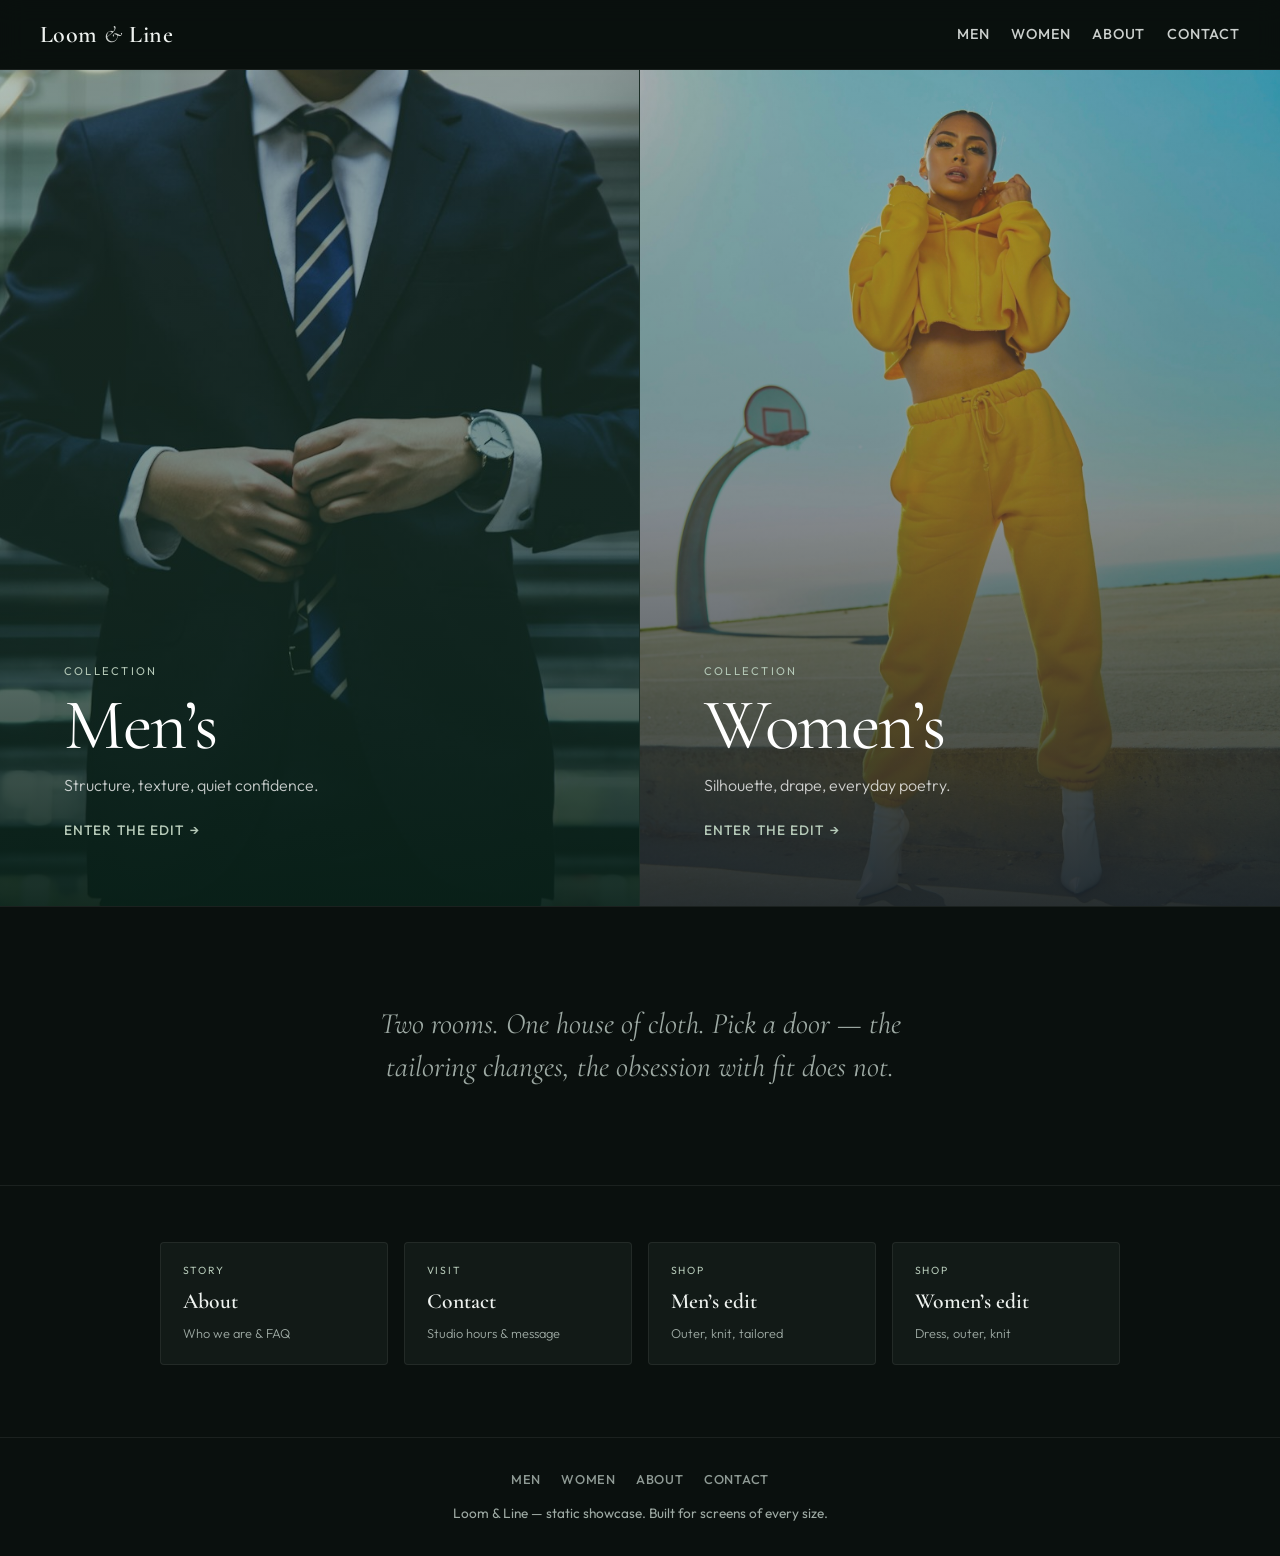
<file: Mens and Woman Clothing/index.html>
<!DOCTYPE html>
<html lang="en">
<head>
  <meta charset="UTF-8" />
  <meta name="viewport" content="width=device-width, initial-scale=1.0" />
  <title>Loom &amp; Line — Curated Apparel</title>
  <link rel="preconnect" href="https://fonts.googleapis.com" />
  <link rel="preconnect" href="https://fonts.gstatic.com" crossorigin />
  <link href="https://fonts.googleapis.com/css2?family=Cormorant+Garamond:ital,wght@0,400;0,600;1,400&family=Outfit:wght@300;400;500;600&display=swap" rel="stylesheet" />
  <link rel="stylesheet" href="css/styles.css" />
</head>
<body class="page-home">
  <a class="skip-link" href="#main">Skip to content</a>
  <header class="site-header">
    <a class="logo" href="index.html">Loom <span class="logo-amp">&amp;</span> Line</a>
    <nav class="nav-main" aria-label="Primary">
      <a href="mens.html">Men</a>
      <a href="womens.html">Women</a>
      <a href="about.html">About</a>
      <a href="contact.html">Contact</a>
    </nav>
    <button type="button" class="nav-toggle" aria-expanded="false" aria-controls="mobile-panel" aria-label="Open menu"></button>
  </header>
  <div class="mobile-panel" id="mobile-panel" hidden>
    <nav aria-label="Mobile">
      <a href="mens.html">Men’s edit</a>
      <a href="womens.html">Women’s edit</a>
      <a href="about.html">About</a>
      <a href="contact.html">Contact</a>
    </nav>
  </div>

  <main id="main">
    <section class="hero-split" aria-label="Choose collection">
      <a href="mens.html" class="hero-pane hero-pane--mens">
        <div class="hero-pane__media" role="img" aria-label="Men’s tailoring in deep forest light"></div>
        <div class="hero-pane__overlay" aria-hidden="true"></div>
        <div class="hero-pane__inner">
          <span class="hero-label">Collection</span>
          <h1 class="hero-title">Men’s</h1>
          <p class="hero-tagline">Structure, texture, quiet confidence.</p>
          <span class="hero-cta">Enter the edit <span aria-hidden="true">→</span></span>
        </div>
      </a>
      <a href="womens.html" class="hero-pane hero-pane--womens">
        <div class="hero-pane__media" role="img" aria-label="Women’s silhouettes in warm slate tones"></div>
        <div class="hero-pane__overlay" aria-hidden="true"></div>
        <div class="hero-pane__inner">
          <span class="hero-label">Collection</span>
          <h1 class="hero-title">Women’s</h1>
          <p class="hero-tagline">Silhouette, drape, everyday poetry.</p>
          <span class="hero-cta">Enter the edit <span aria-hidden="true">→</span></span>
        </div>
      </a>
    </section>

    <section class="intro-band">
      <p class="intro-text reveal">Two rooms. One house of cloth. Pick a door — the tailoring changes, the obsession with fit does not.</p>
    </section>

    <section class="home-panels" aria-label="Explore more">
      <div class="home-panels__grid">
        <a href="about.html" class="home-panel reveal">
          <span class="home-panel__label">Story</span>
          <span class="home-panel__title">About</span>
          <span class="home-panel__hint">Who we are &amp; FAQ</span>
        </a>
        <a href="contact.html" class="home-panel reveal">
          <span class="home-panel__label">Visit</span>
          <span class="home-panel__title">Contact</span>
          <span class="home-panel__hint">Studio hours &amp; message</span>
        </a>
        <a href="mens.html" class="home-panel reveal">
          <span class="home-panel__label">Shop</span>
          <span class="home-panel__title">Men’s edit</span>
          <span class="home-panel__hint">Outer, knit, tailored</span>
        </a>
        <a href="womens.html" class="home-panel reveal">
          <span class="home-panel__label">Shop</span>
          <span class="home-panel__title">Women’s edit</span>
          <span class="home-panel__hint">Dress, outer, knit</span>
        </a>
      </div>
    </section>
  </main>

  <footer class="site-footer">
    <div class="footer-inner">
      <div class="footer-links">
        <a href="mens.html">Men</a>
        <a href="womens.html">Women</a>
        <a href="about.html">About</a>
        <a href="contact.html">Contact</a>
      </div>
      <p class="footer-tagline">Loom &amp; Line — static showcase. Built for screens of every size.</p>
    </div>
  </footer>

  <script src="js/app.js"></script>
</body>
</html>
</file>
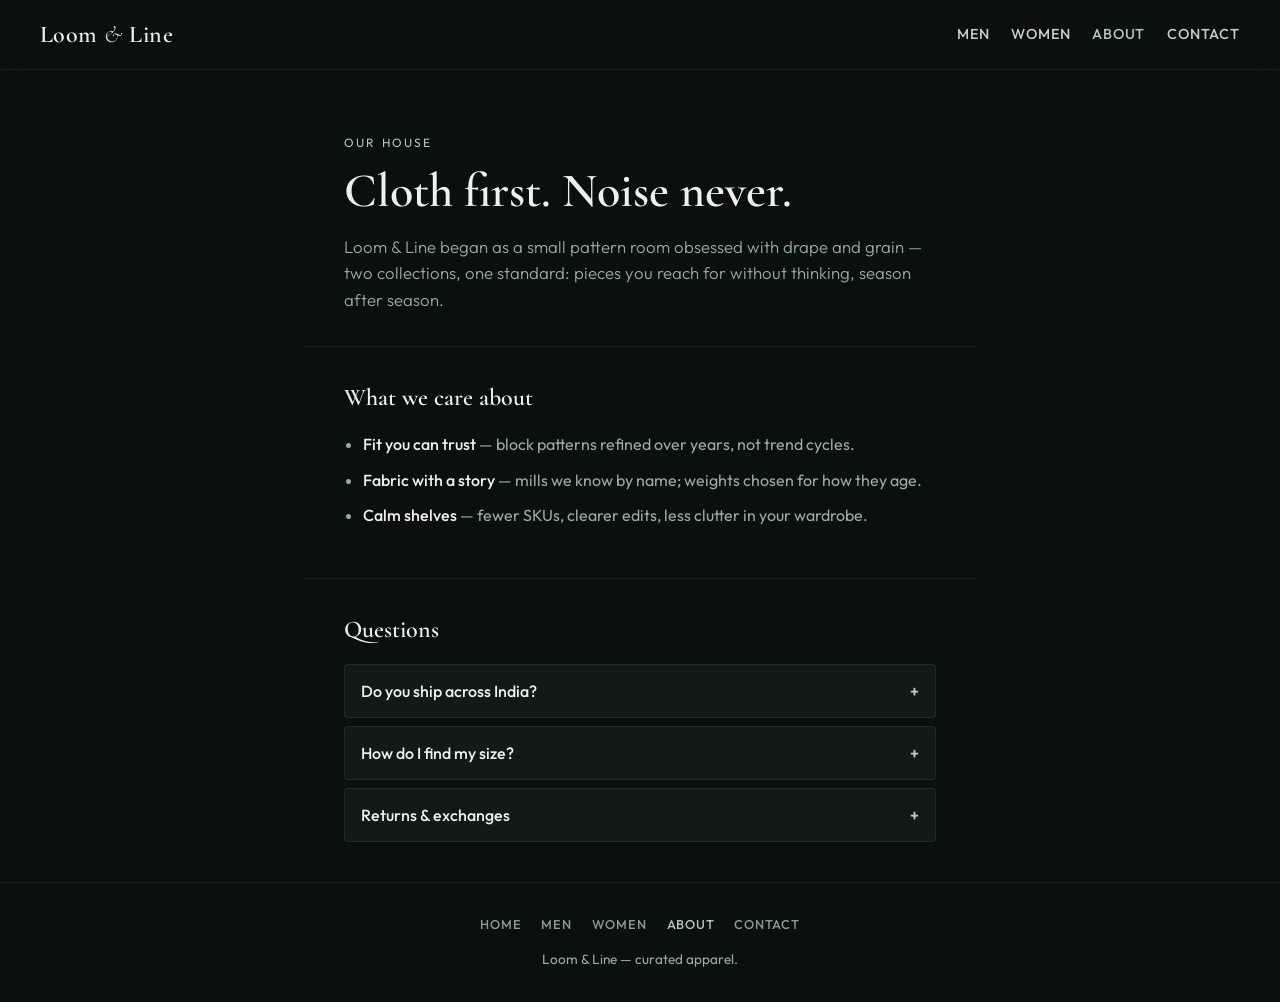
<file: Mens and Woman Clothing/about.html>
<!DOCTYPE html>
<html lang="en">
<head>
  <meta charset="UTF-8" />
  <meta name="viewport" content="width=device-width, initial-scale=1.0" />
  <title>About — Loom &amp; Line</title>
  <link rel="preconnect" href="https://fonts.googleapis.com" />
  <link rel="preconnect" href="https://fonts.gstatic.com" crossorigin />
  <link href="https://fonts.googleapis.com/css2?family=Cormorant+Garamond:ital,wght@0,400;0,600;1,400&family=Outfit:wght@300;400;500;600&display=swap" rel="stylesheet" />
  <link rel="stylesheet" href="css/styles.css" />
</head>
<body class="page-home page-info">
  <a class="skip-link" href="#main">Skip to content</a>
  <header class="site-header">
    <a class="logo" href="index.html">Loom <span class="logo-amp">&amp;</span> Line</a>
    <nav class="nav-main" aria-label="Primary">
      <a href="mens.html">Men</a>
      <a href="womens.html">Women</a>
      <a href="about.html" aria-current="page">About</a>
      <a href="contact.html">Contact</a>
    </nav>
    <button type="button" class="nav-toggle" aria-expanded="false" aria-controls="mobile-panel" aria-label="Open menu"></button>
  </header>
  <div class="mobile-panel" id="mobile-panel" hidden>
    <nav aria-label="Mobile">
      <a href="index.html">Home</a>
      <a href="mens.html">Men’s edit</a>
      <a href="womens.html">Women’s edit</a>
      <a href="about.html" aria-current="page">About</a>
      <a href="contact.html">Contact</a>
    </nav>
  </div>

  <main id="main">
    <section class="info-hero reveal">
      <p class="eyebrow">Our house</p>
      <h1 class="info-title">Cloth first. Noise never.</h1>
      <p class="info-lede">Loom &amp; Line began as a small pattern room obsessed with drape and grain — two collections, one standard: pieces you reach for without thinking, season after season.</p>
    </section>

    <section class="info-section reveal" aria-labelledby="values-heading">
      <h2 id="values-heading" class="info-heading">What we care about</h2>
      <ul class="info-list">
        <li><strong>Fit you can trust</strong> — block patterns refined over years, not trend cycles.</li>
        <li><strong>Fabric with a story</strong> — mills we know by name; weights chosen for how they age.</li>
        <li><strong>Calm shelves</strong> — fewer SKUs, clearer edits, less clutter in your wardrobe.</li>
      </ul>
    </section>

    <section class="info-section reveal" id="faq" aria-labelledby="faq-heading">
      <h2 id="faq-heading" class="info-heading">Questions</h2>
      <div class="faq">
        <details class="faq-item">
          <summary>Do you ship across India?</summary>
          <p>Yes. Standard and express options are available at checkout on our live store. This static preview is for layout only.</p>
        </details>
        <details class="faq-item">
          <summary>How do I find my size?</summary>
          <p>Each edit includes a measurement chart. When in doubt, size up for outerwear and down for fine knits — or write us through Contact.</p>
        </details>
        <details class="faq-item">
          <summary>Returns &amp; exchanges</summary>
          <p>Unworn items with tags may be exchanged within 14 days. Final sale on altered or hemmed pieces.</p>
        </details>
      </div>
    </section>
  </main>

  <footer class="site-footer">
    <div class="footer-inner">
      <div class="footer-links">
        <a href="index.html">Home</a>
        <a href="mens.html">Men</a>
        <a href="womens.html">Women</a>
        <a href="about.html" aria-current="page">About</a>
        <a href="contact.html">Contact</a>
      </div>
      <p class="footer-tagline">Loom &amp; Line — curated apparel.</p>
    </div>
  </footer>

  <script src="js/app.js"></script>
</body>
</html>
</file>
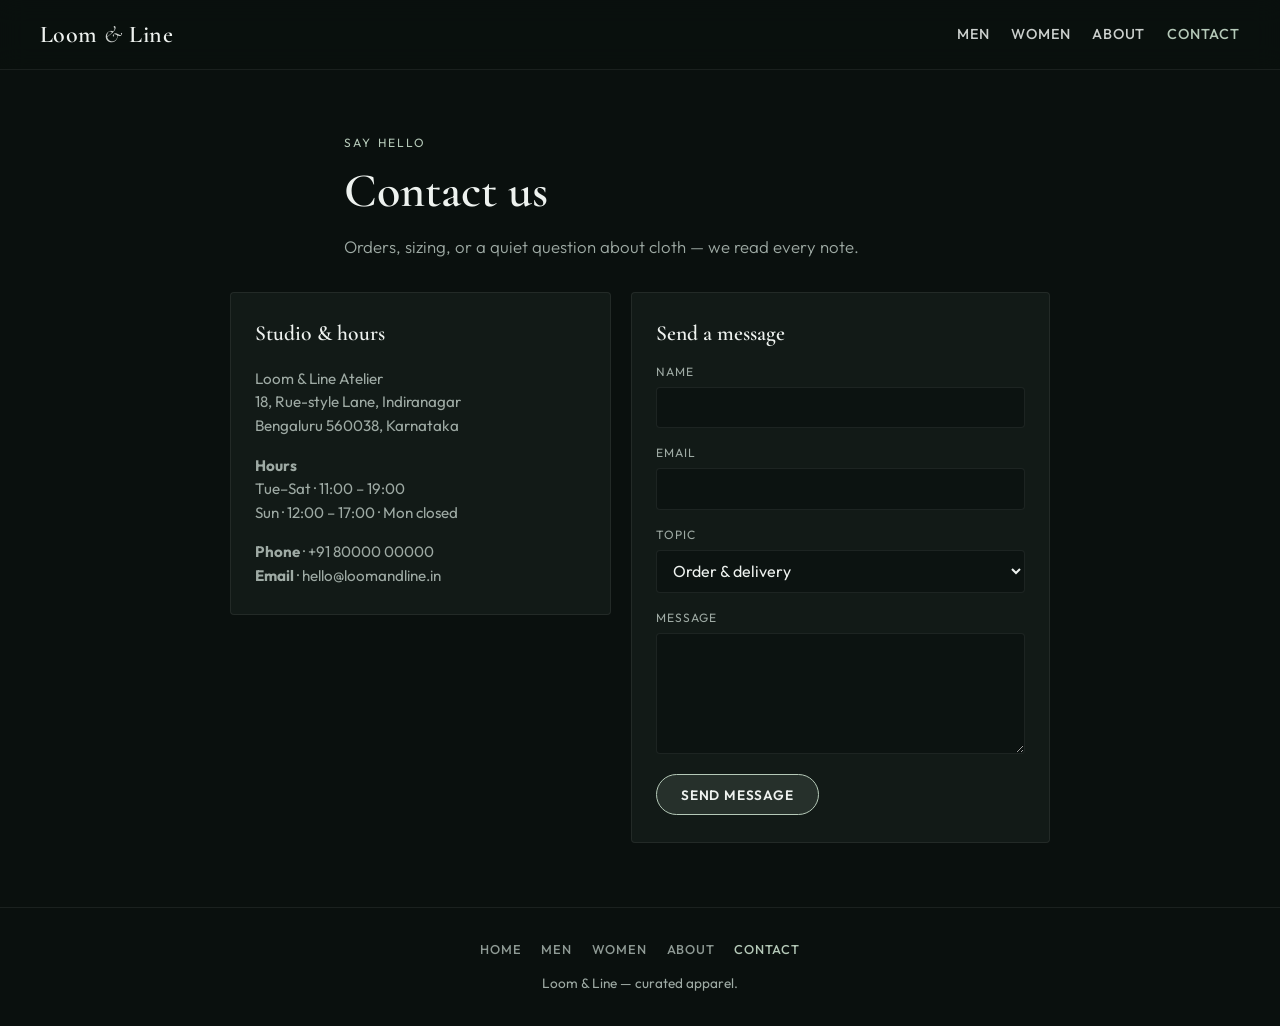
<file: Mens and Woman Clothing/contact.html>
<!DOCTYPE html>
<html lang="en">
<head>
  <meta charset="UTF-8" />
  <meta name="viewport" content="width=device-width, initial-scale=1.0" />
  <title>Contact — Loom &amp; Line</title>
  <link rel="preconnect" href="https://fonts.googleapis.com" />
  <link rel="preconnect" href="https://fonts.gstatic.com" crossorigin />
  <link href="https://fonts.googleapis.com/css2?family=Cormorant+Garamond:ital,wght@0,400;0,600;1,400&family=Outfit:wght@300;400;500;600&display=swap" rel="stylesheet" />
  <link rel="stylesheet" href="css/styles.css" />
</head>
<body class="page-home page-info">
  <a class="skip-link" href="#main">Skip to content</a>
  <header class="site-header">
    <a class="logo" href="index.html">Loom <span class="logo-amp">&amp;</span> Line</a>
    <nav class="nav-main" aria-label="Primary">
      <a href="mens.html">Men</a>
      <a href="womens.html">Women</a>
      <a href="about.html">About</a>
      <a href="contact.html" aria-current="page">Contact</a>
    </nav>
    <button type="button" class="nav-toggle" aria-expanded="false" aria-controls="mobile-panel" aria-label="Open menu"></button>
  </header>
  <div class="mobile-panel" id="mobile-panel" hidden>
    <nav aria-label="Mobile">
      <a href="index.html">Home</a>
      <a href="mens.html">Men’s edit</a>
      <a href="womens.html">Women’s edit</a>
      <a href="about.html">About</a>
      <a href="contact.html" aria-current="page">Contact</a>
    </nav>
  </div>

  <main id="main">
    <section class="info-hero reveal">
      <p class="eyebrow">Say hello</p>
      <h1 class="info-title">Contact us</h1>
      <p class="info-lede">Orders, sizing, or a quiet question about cloth — we read every note.</p>
    </section>

    <div class="contact-layout">
      <section class="contact-card reveal" aria-labelledby="hours-heading">
        <h2 id="hours-heading" class="contact-card__title">Studio &amp; hours</h2>
        <p class="contact-card__text">
          Loom &amp; Line Atelier<br />
          18, Rue-style Lane, Indiranagar<br />
          Bengaluru 560038, Karnataka
        </p>
        <p class="contact-card__text">
          <strong>Hours</strong><br />
          Tue–Sat · 11:00 – 19:00<br />
          Sun · 12:00 – 17:00 · Mon closed
        </p>
        <p class="contact-card__text">
          <strong>Phone</strong> · <a href="tel:+918000000000">+91 80000 00000</a><br />
          <strong>Email</strong> · <a href="mailto:hello@loomandline.in">hello@loomandline.in</a>
        </p>
      </section>

      <section class="contact-card contact-card--form reveal" aria-labelledby="form-heading">
        <h2 id="form-heading" class="contact-card__title">Send a message</h2>
        <p class="form-success" id="contact-success" hidden role="status">Thank you — your message is noted. (Demo: form does not send mail on this static site.)</p>
        <form class="contact-form" id="contact-form" action="#" method="post" novalidate>
          <div class="form-row">
            <label for="name">Name</label>
            <input type="text" id="name" name="name" autocomplete="name" required />
          </div>
          <div class="form-row">
            <label for="email">Email</label>
            <input type="email" id="email" name="email" autocomplete="email" required />
          </div>
          <div class="form-row">
            <label for="topic">Topic</label>
            <select id="topic" name="topic">
              <option value="order">Order &amp; delivery</option>
              <option value="size">Sizing &amp; fit</option>
              <option value="return">Returns</option>
              <option value="other">Something else</option>
            </select>
          </div>
          <div class="form-row">
            <label for="message">Message</label>
            <textarea id="message" name="message" rows="5" required></textarea>
          </div>
          <button type="submit" class="btn-primary">Send message</button>
        </form>
      </section>
    </div>
  </main>

  <footer class="site-footer">
    <div class="footer-inner">
      <div class="footer-links">
        <a href="index.html">Home</a>
        <a href="mens.html">Men</a>
        <a href="womens.html">Women</a>
        <a href="about.html">About</a>
        <a href="contact.html" aria-current="page">Contact</a>
      </div>
      <p class="footer-tagline">Loom &amp; Line — curated apparel.</p>
    </div>
  </footer>

  <script src="js/app.js"></script>
</body>
</html>
</file>
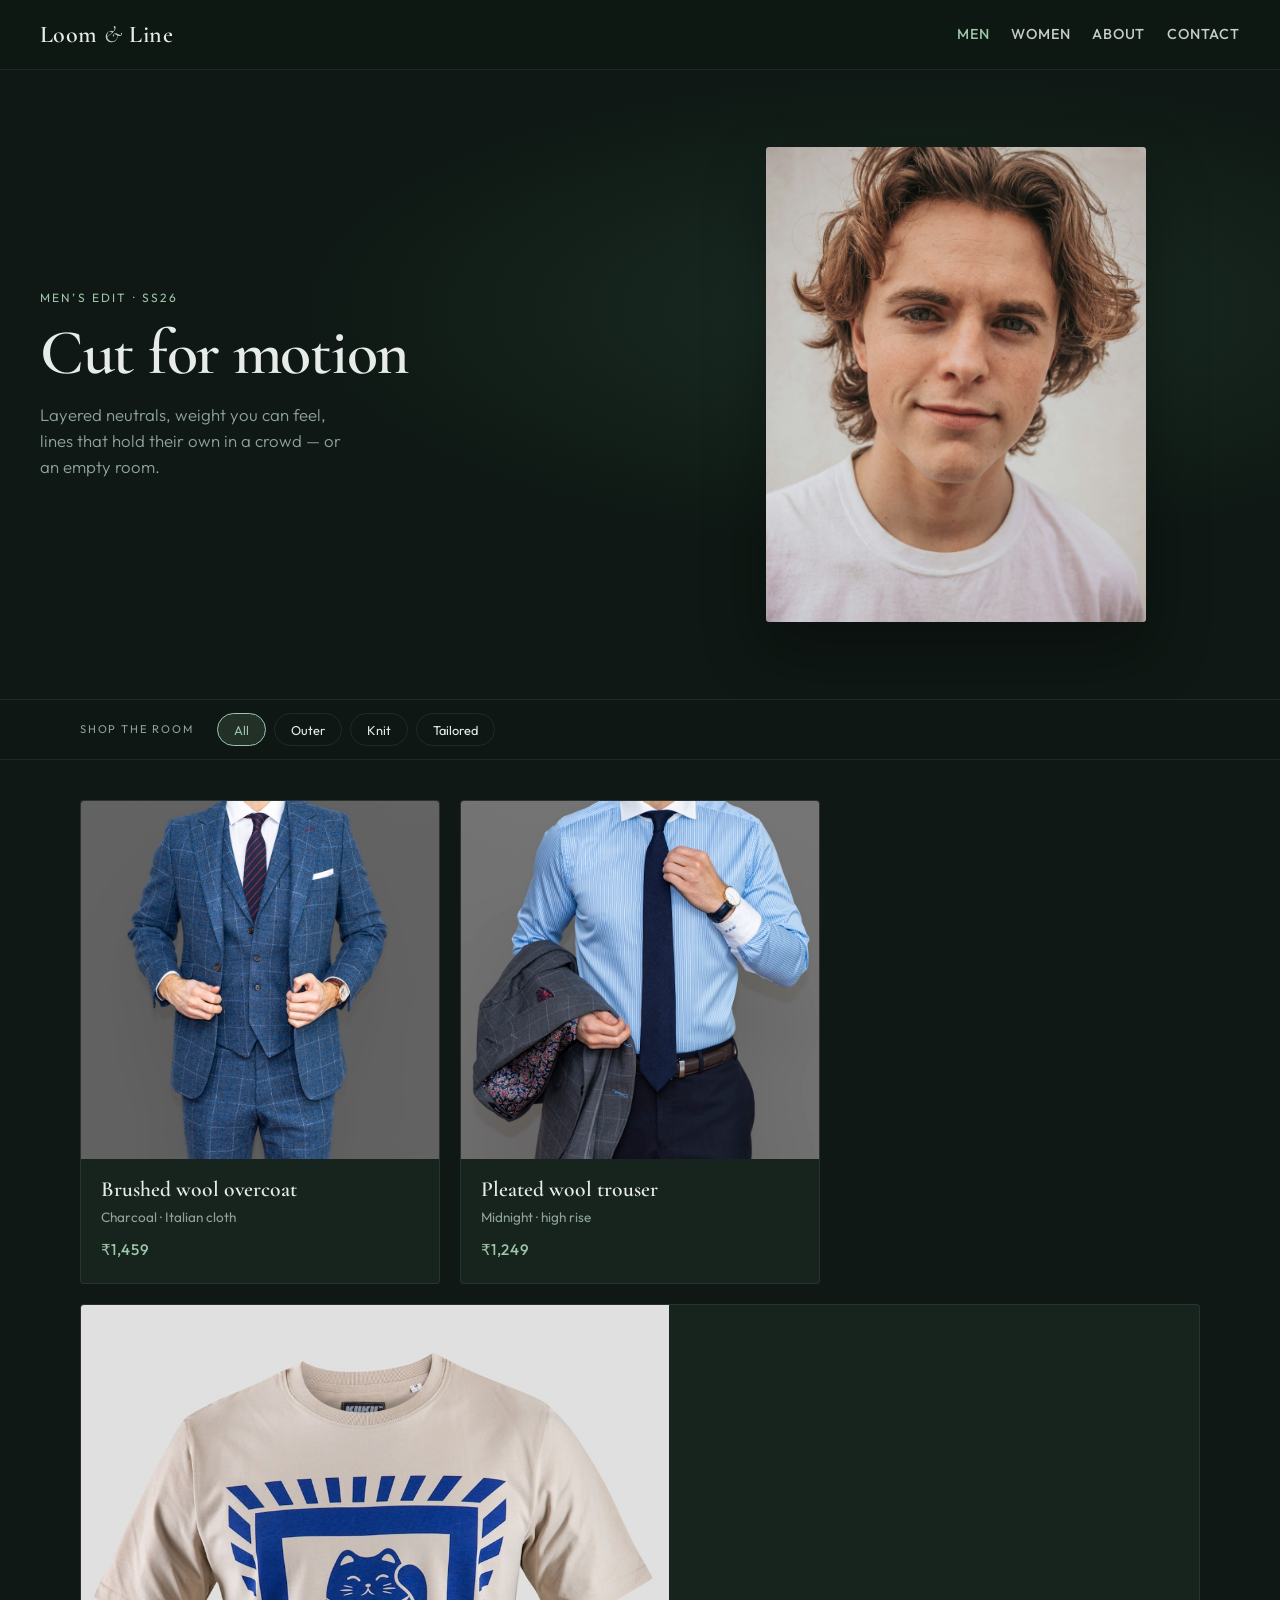
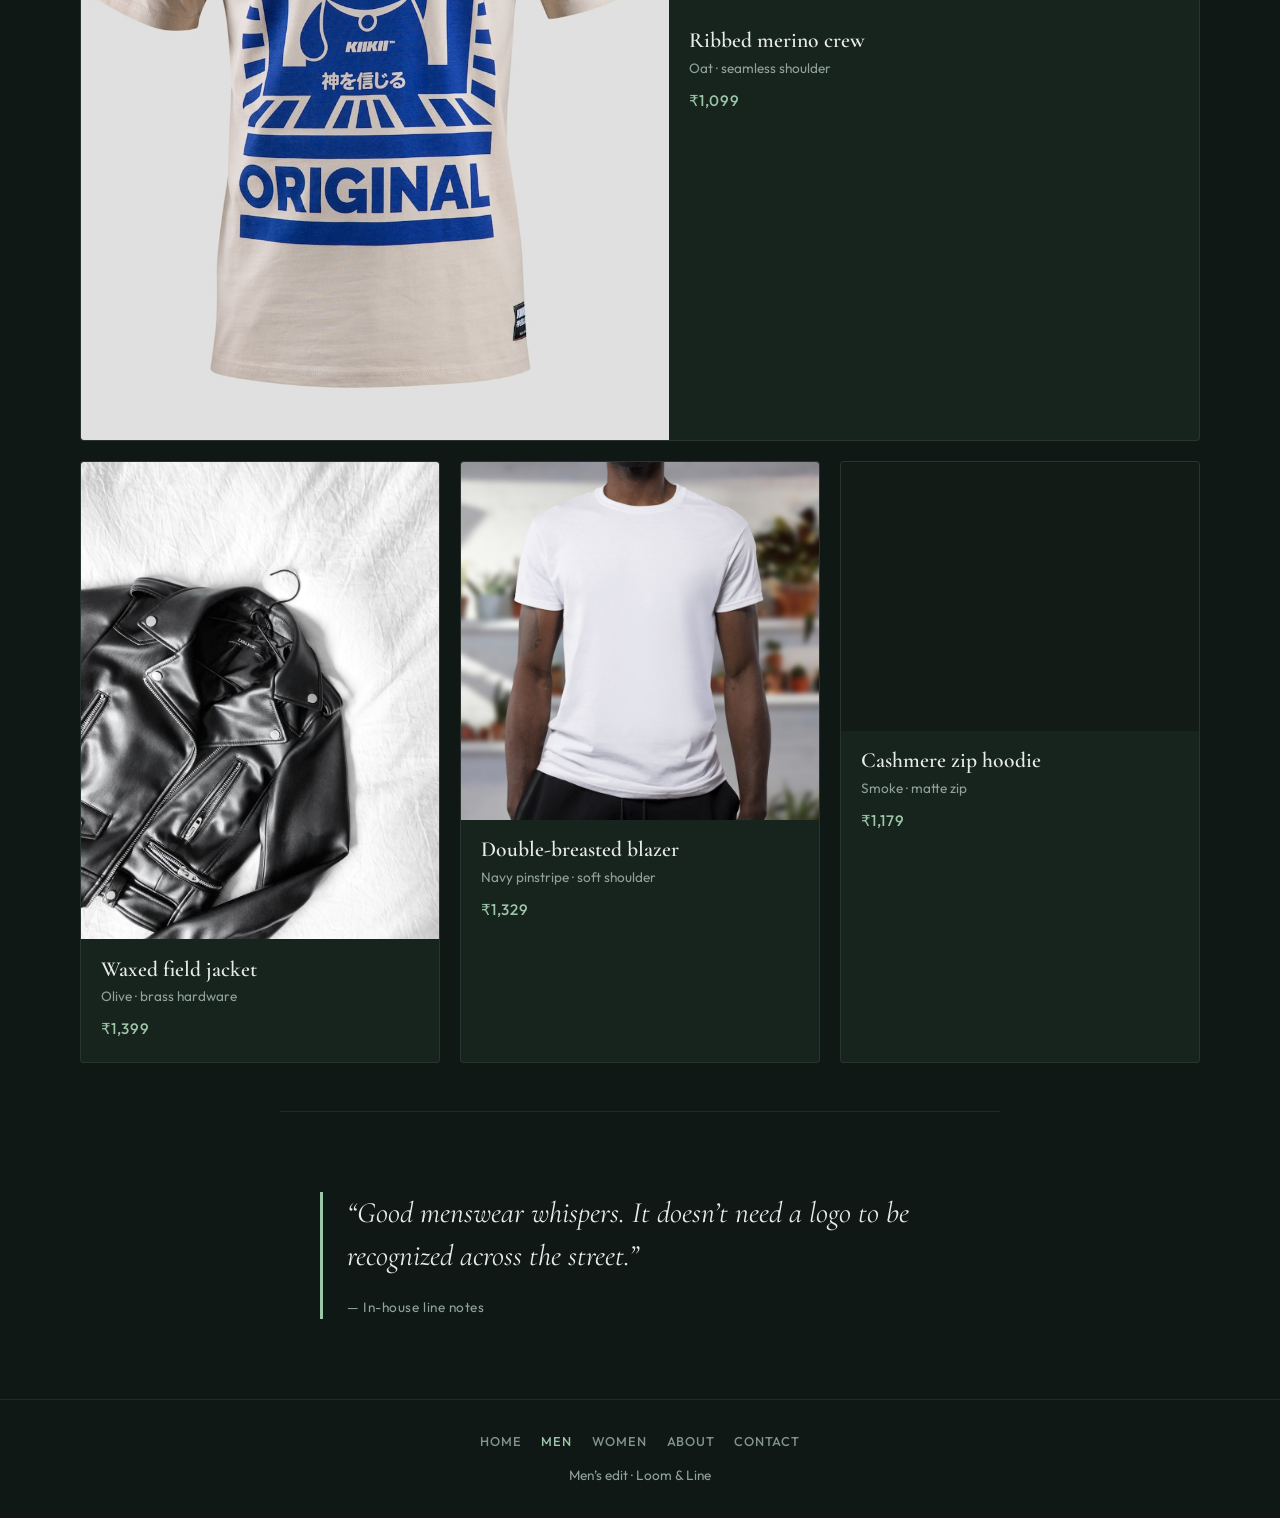
<file: Mens and Woman Clothing/mens.html>
<!DOCTYPE html>
<html lang="en">
<head>
  <meta charset="UTF-8" />
  <meta name="viewport" content="width=device-width, initial-scale=1.0" />
  <title>Men’s Edit — Loom &amp; Line</title>
  <link rel="preconnect" href="https://fonts.googleapis.com" />
  <link rel="preconnect" href="https://fonts.gstatic.com" crossorigin />
  <link href="https://fonts.googleapis.com/css2?family=Cormorant+Garamond:ital,wght@0,400;0,600;1,400&family=Outfit:wght@300;400;500;600&display=swap" rel="stylesheet" />
  <link rel="stylesheet" href="css/styles.css" />
</head>
<body class="page-mens">
  <a class="skip-link" href="#main">Skip to content</a>
  <header class="site-header">
    <a class="logo" href="index.html">Loom <span class="logo-amp">&amp;</span> Line</a>
    <nav class="nav-main" aria-label="Primary">
      <a href="mens.html" aria-current="page">Men</a>
      <a href="womens.html">Women</a>
      <a href="about.html">About</a>
      <a href="contact.html">Contact</a>
    </nav>
    <button type="button" class="nav-toggle" aria-expanded="false" aria-controls="mobile-panel" aria-label="Open menu"></button>
  </header>
  <div class="mobile-panel" id="mobile-panel" hidden>
    <nav aria-label="Mobile">
      <a href="index.html">Home</a>
      <a href="mens.html" aria-current="page">Men’s edit</a>
      <a href="womens.html">Women’s edit</a>
      <a href="about.html">About</a>
      <a href="contact.html">Contact</a>
    </nav>
  </div>

  <main id="main">
    <section class="page-hero page-hero--mens">
      <div class="page-hero__grid">
        <div class="page-hero__text">
          <p class="eyebrow">Men’s edit · SS26</p>
          <h1 class="page-title">Cut for motion</h1>
          <p class="lede">Layered neutrals, weight you can feel, lines that hold their own in a crowd — or an empty room.</p>
        </div>
        <div class="page-hero__visual">
          <img class="page-hero__img" src="images/page-mens.jpg" alt="" width="800" height="1000" loading="eager" decoding="async" />
        </div>
      </div>
    </section>

    <div class="sticky-bar">
      <div class="sticky-bar__inner">
        <span class="sticky-bar__label">Shop the room</span>
        <div class="chips">
          <button type="button" class="chip is-active" data-filter="all">All</button>
          <button type="button" class="chip" data-filter="outer">Outer</button>
          <button type="button" class="chip" data-filter="knit">Knit</button>
          <button type="button" class="chip" data-filter="tailored">Tailored</button>
        </div>
      </div>
    </div>

    <section class="product-grid" aria-label="Men’s pieces">
      <article class="product-card reveal" data-category="outer">
        <div class="product-card__media">
          <img src="images/product-m1.jpg" alt="Brushed wool overcoat" width="600" height="750" loading="lazy" decoding="async" />
        </div>
        <div class="product-card__body">
          <h2 class="product-name">Brushed wool overcoat</h2>
          <p class="product-meta">Charcoal · Italian cloth</p>
          <p class="product-price">₹1,459</p>
        </div>
      </article>
      <article class="product-card reveal" data-category="tailored">
        <div class="product-card__media">
          <img src="images/product-m2.jpg" alt="Pleated wool trouser" width="600" height="750" loading="lazy" decoding="async" />
        </div>
        <div class="product-card__body">
          <h2 class="product-name">Pleated wool trouser</h2>
          <p class="product-meta">Midnight · high rise</p>
          <p class="product-price">₹1,249</p>
        </div>
      </article>
      <article class="product-card product-card--wide reveal" data-category="knit">
        <div class="product-card__media">
          <img src="images/product-m3.jpg" alt="Ribbed merino crew" width="900" height="560" loading="lazy" decoding="async" />
        </div>
        <div class="product-card__body">
          <h2 class="product-name">Ribbed merino crew</h2>
          <p class="product-meta">Oat · seamless shoulder</p>
          <p class="product-price">₹1,099</p>
        </div>
      </article>
      <article class="product-card reveal" data-category="outer">
        <div class="product-card__media">
          <img src="images/product-m4.jpg" alt="Waxed field jacket" width="600" height="750" loading="lazy" decoding="async" />
        </div>
        <div class="product-card__body">
          <h2 class="product-name">Waxed field jacket</h2>
          <p class="product-meta">Olive · brass hardware</p>
          <p class="product-price">₹1,399</p>
        </div>
      </article>
      <article class="product-card reveal" data-category="tailored">
        <div class="product-card__media">
          <img src="images/product-m5.jpg" alt="Double-breasted blazer" width="600" height="750" loading="lazy" decoding="async" />
        </div>
        <div class="product-card__body">
          <h2 class="product-name">Double-breasted blazer</h2>
          <p class="product-meta">Navy pinstripe · soft shoulder</p>
          <p class="product-price">₹1,329</p>
        </div>
      </article>
      <article class="product-card reveal" data-category="knit">
        <div class="product-card__media">
          <img src="images/product-m6.jpg" alt="Cashmere zip hoodie" width="600" height="750" loading="lazy" decoding="async" />
        </div>
        <div class="product-card__body">
          <h2 class="product-name">Cashmere zip hoodie</h2>
          <p class="product-meta">Smoke · matte zip</p>
          <p class="product-price">₹1,179</p>
        </div>
      </article>
    </section>

    <section class="quote-block reveal">
      <blockquote>
        <p>“Good menswear whispers. It doesn’t need a logo to be recognized across the street.”</p>
        <cite>— In-house line notes</cite>
      </blockquote>
    </section>
  </main>

  <footer class="site-footer">
    <div class="footer-inner">
      <div class="footer-links">
        <a href="index.html">Home</a>
        <a href="mens.html" aria-current="page">Men</a>
        <a href="womens.html">Women</a>
        <a href="about.html">About</a>
        <a href="contact.html">Contact</a>
      </div>
      <p class="footer-tagline">Men’s edit · Loom &amp; Line</p>
    </div>
  </footer>

  <script src="js/app.js"></script>
</body>
</html>
</file>
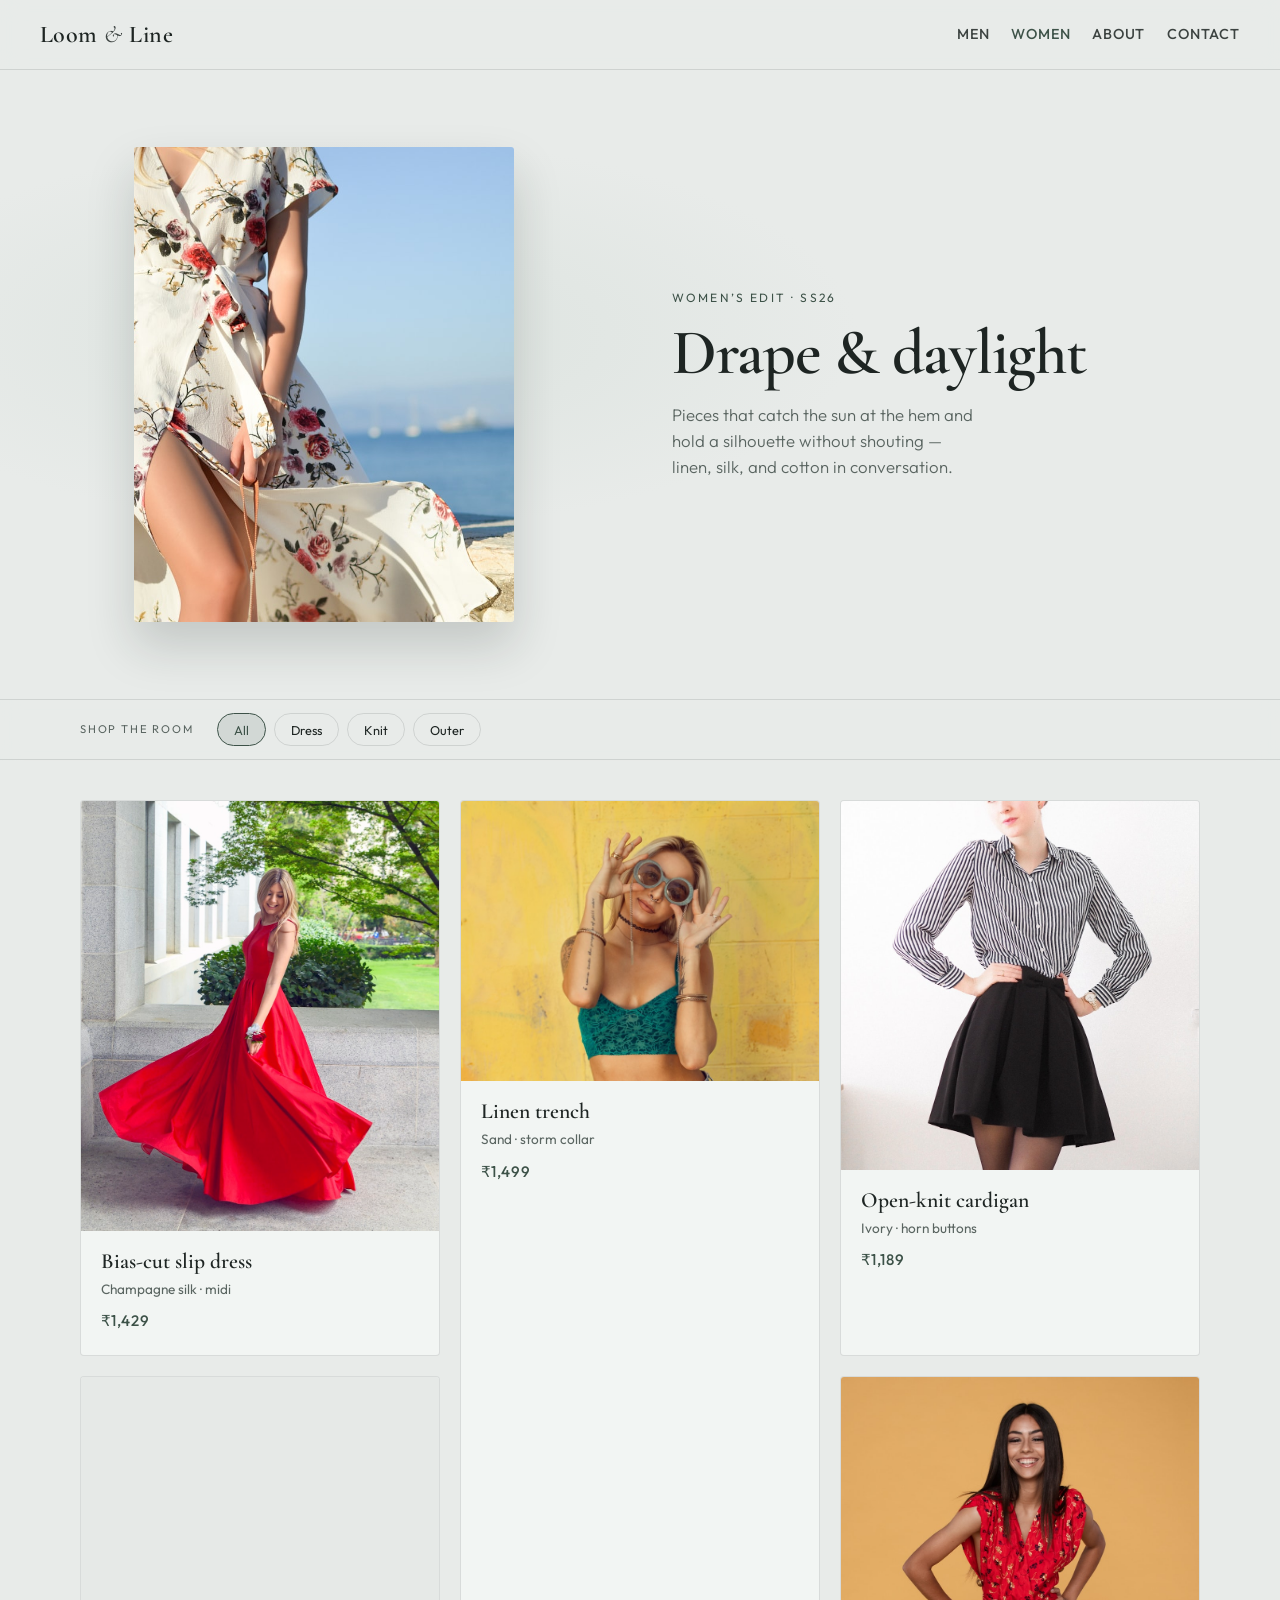
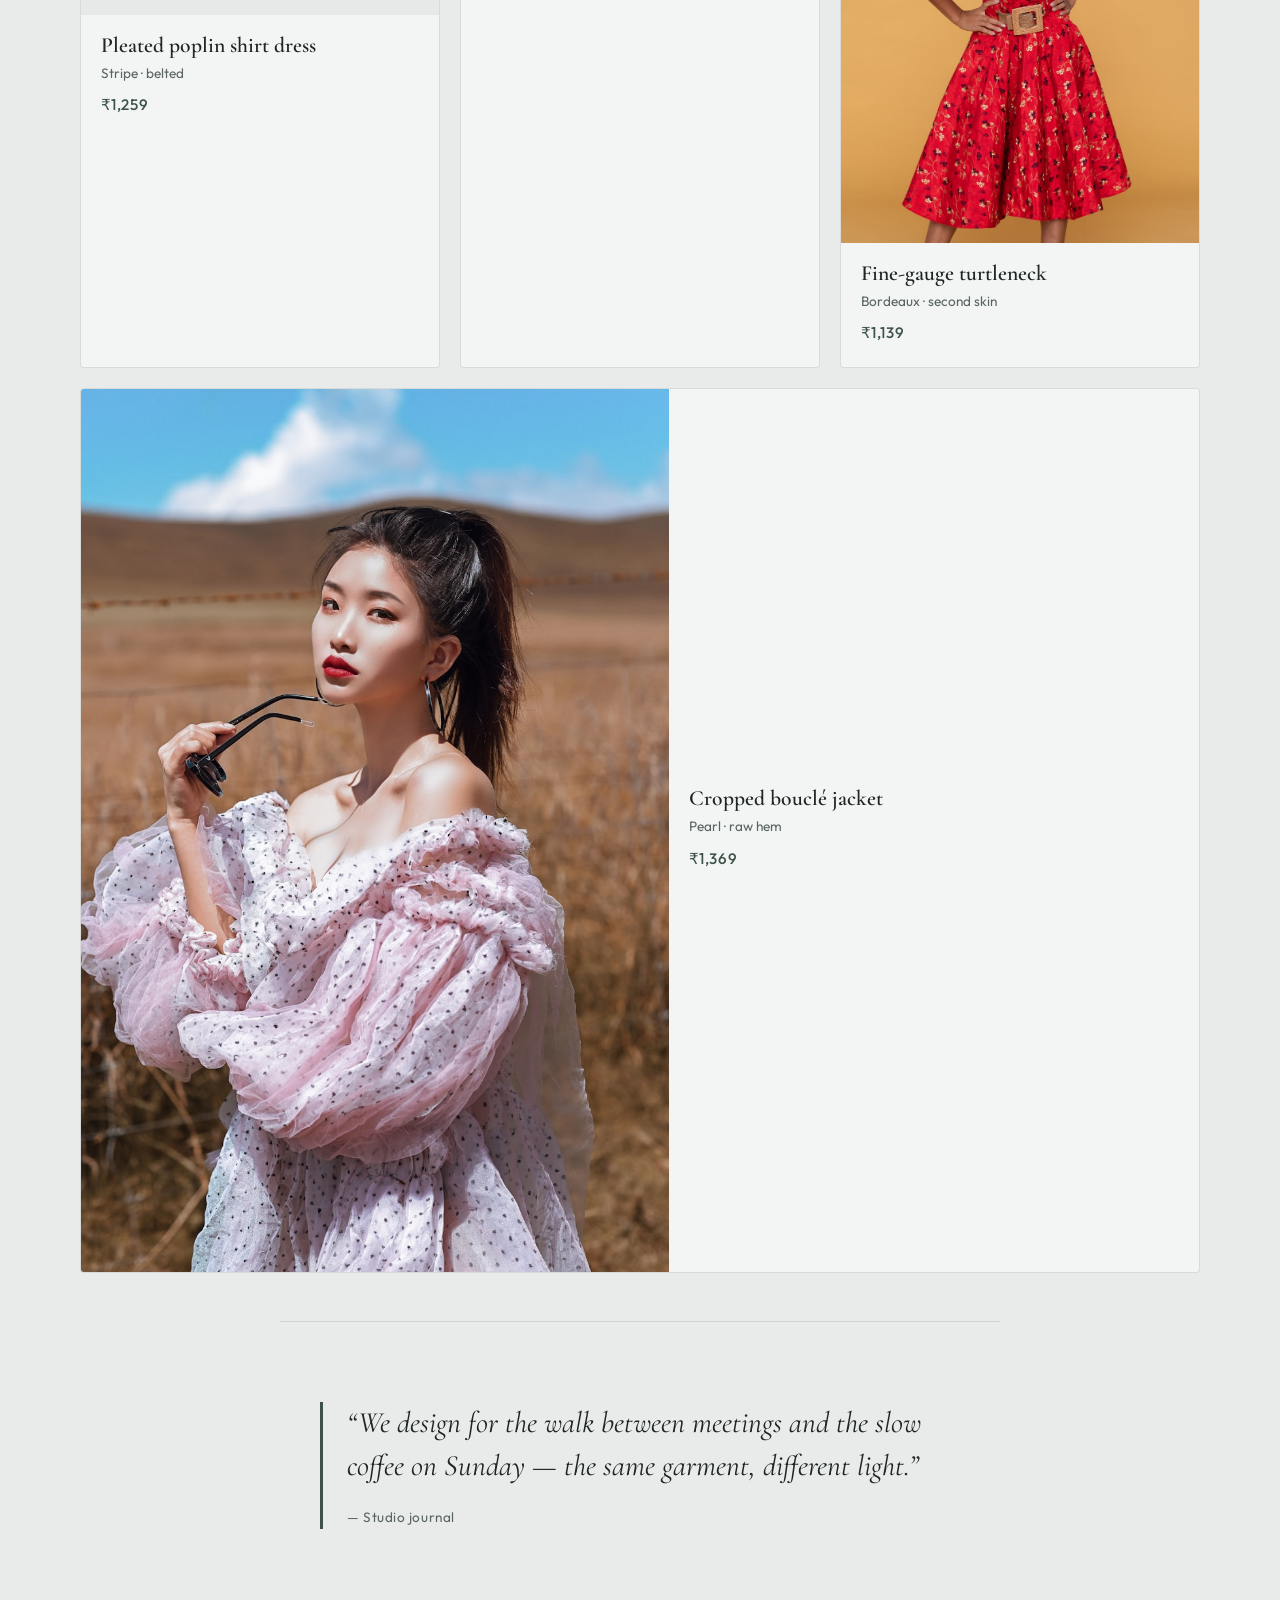
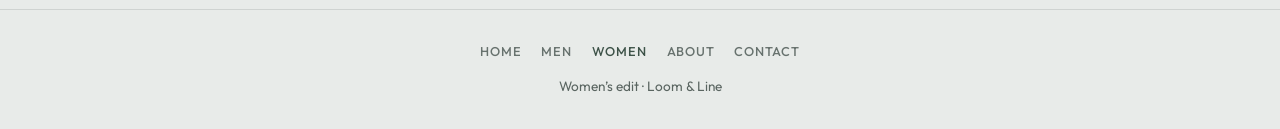
<file: Mens and Woman Clothing/womens.html>
<!DOCTYPE html>
<html lang="en">
<head>
  <meta charset="UTF-8" />
  <meta name="viewport" content="width=device-width, initial-scale=1.0" />
  <title>Women’s Edit — Loom &amp; Line</title>
  <link rel="preconnect" href="https://fonts.googleapis.com" />
  <link rel="preconnect" href="https://fonts.gstatic.com" crossorigin />
  <link href="https://fonts.googleapis.com/css2?family=Cormorant+Garamond:ital,wght@0,400;0,600;1,400&family=Outfit:wght@300;400;500;600&display=swap" rel="stylesheet" />
  <link rel="stylesheet" href="css/styles.css" />
</head>
<body class="page-womens">
  <a class="skip-link" href="#main">Skip to content</a>
  <header class="site-header">
    <a class="logo" href="index.html">Loom <span class="logo-amp">&amp;</span> Line</a>
    <nav class="nav-main" aria-label="Primary">
      <a href="mens.html">Men</a>
      <a href="womens.html" aria-current="page">Women</a>
      <a href="about.html">About</a>
      <a href="contact.html">Contact</a>
    </nav>
    <button type="button" class="nav-toggle" aria-expanded="false" aria-controls="mobile-panel" aria-label="Open menu"></button>
  </header>
  <div class="mobile-panel" id="mobile-panel" hidden>
    <nav aria-label="Mobile">
      <a href="index.html">Home</a>
      <a href="mens.html">Men’s edit</a>
      <a href="womens.html" aria-current="page">Women’s edit</a>
      <a href="about.html">About</a>
      <a href="contact.html">Contact</a>
    </nav>
  </div>

  <main id="main">
    <section class="page-hero page-hero--womens">
      <div class="page-hero__grid page-hero__grid--reverse">
        <div class="page-hero__visual">
          <img class="page-hero__img" src="images/page-womens.jpg" alt="" width="800" height="1000" loading="eager" decoding="async" />
        </div>
        <div class="page-hero__text">
          <p class="eyebrow">Women’s edit · SS26</p>
          <h1 class="page-title">Drape &amp; daylight</h1>
          <p class="lede">Pieces that catch the sun at the hem and hold a silhouette without shouting — linen, silk, and cotton in conversation.</p>
        </div>
      </div>
    </section>

    <div class="sticky-bar sticky-bar--womens">
      <div class="sticky-bar__inner">
        <span class="sticky-bar__label">Shop the room</span>
        <div class="chips">
          <button type="button" class="chip is-active" data-filter="all">All</button>
          <button type="button" class="chip" data-filter="dress">Dress</button>
          <button type="button" class="chip" data-filter="knit">Knit</button>
          <button type="button" class="chip" data-filter="outer">Outer</button>
        </div>
      </div>
    </div>

    <section class="product-grid product-grid--womens" aria-label="Women’s pieces">
      <article class="product-card reveal" data-category="dress">
        <div class="product-card__media">
          <img src="images/product-w1.jpg" alt="Bias-cut slip dress" width="600" height="750" loading="lazy" decoding="async" />
        </div>
        <div class="product-card__body">
          <h2 class="product-name">Bias-cut slip dress</h2>
          <p class="product-meta">Champagne silk · midi</p>
          <p class="product-price">₹1,429</p>
        </div>
      </article>
      <article class="product-card product-card--tall reveal" data-category="outer">
        <div class="product-card__media">
          <img src="images/product-w2.jpg" alt="Linen trench" width="600" height="900" loading="lazy" decoding="async" />
        </div>
        <div class="product-card__body">
          <h2 class="product-name">Linen trench</h2>
          <p class="product-meta">Sand · storm collar</p>
          <p class="product-price">₹1,499</p>
        </div>
      </article>
      <article class="product-card reveal" data-category="knit">
        <div class="product-card__media">
          <img src="images/product-w3.jpg" alt="Open-knit cardigan" width="600" height="750" loading="lazy" decoding="async" />
        </div>
        <div class="product-card__body">
          <h2 class="product-name">Open-knit cardigan</h2>
          <p class="product-meta">Ivory · horn buttons</p>
          <p class="product-price">₹1,189</p>
        </div>
      </article>
      <article class="product-card reveal" data-category="dress">
        <div class="product-card__media">
          <img src="images/product-w4.jpg" alt="Pleated poplin shirt dress" width="600" height="750" loading="lazy" decoding="async" />
        </div>
        <div class="product-card__body">
          <h2 class="product-name">Pleated poplin shirt dress</h2>
          <p class="product-meta">Stripe · belted</p>
          <p class="product-price">₹1,259</p>
        </div>
      </article>
      <article class="product-card reveal" data-category="knit">
        <div class="product-card__media">
          <img src="images/product-w5.jpg" alt="Fine-gauge turtleneck" width="600" height="750" loading="lazy" decoding="async" />
        </div>
        <div class="product-card__body">
          <h2 class="product-name">Fine-gauge turtleneck</h2>
          <p class="product-meta">Bordeaux · second skin</p>
          <p class="product-price">₹1,139</p>
        </div>
      </article>
      <article class="product-card product-card--wide reveal" data-category="outer">
        <div class="product-card__media">
          <img src="images/product-w6.jpg" alt="Cropped bouclé jacket" width="900" height="560" loading="lazy" decoding="async" />
        </div>
        <div class="product-card__body">
          <h2 class="product-name">Cropped bouclé jacket</h2>
          <p class="product-meta">Pearl · raw hem</p>
          <p class="product-price">₹1,369</p>
        </div>
      </article>
    </section>

    <section class="quote-block quote-block--womens reveal">
      <blockquote>
        <p>“We design for the walk between meetings and the slow coffee on Sunday — the same garment, different light.”</p>
        <cite>— Studio journal</cite>
      </blockquote>
    </section>
  </main>

  <footer class="site-footer">
    <div class="footer-inner">
      <div class="footer-links">
        <a href="index.html">Home</a>
        <a href="mens.html">Men</a>
        <a href="womens.html" aria-current="page">Women</a>
        <a href="about.html">About</a>
        <a href="contact.html">Contact</a>
      </div>
      <p class="footer-tagline">Women’s edit · Loom &amp; Line</p>
    </div>
  </footer>

  <script src="js/app.js"></script>
</body>
</html>
</file>
<file: Mens and Woman Clothing/css/styles.css>
/* Loom & Line — editorial static storefront */
:root {
  --font-display: "Cormorant Garamond", Georgia, serif;
  --font-ui: "Outfit", system-ui, sans-serif;
  --ease-out: cubic-bezier(0.22, 1, 0.36, 1);
  --header-h: 4rem;
}

/* Men’s theme — deep forest + sage */
.page-mens {
  --bg: #0f1814;
  --bg-elevated: #17231d;
  --text: #e8ece9;
  --text-muted: #8fa39a;
  --accent: #9dc5a8;
  --accent-soft: rgba(157, 197, 168, 0.14);
  --line: rgba(255, 255, 255, 0.08);
  --hero-gradient: radial-gradient(ellipse 85% 65% at 72% 38%, #1a2e24 0%, #0f1814 58%);
}

/* Women’s theme — warm slate mist + moss */
.page-womens {
  --bg: #e8ebe9;
  --bg-elevated: #f2f5f3;
  --text: #1e2523;
  --text-muted: #5a6561;
  --accent: #3d5248;
  --accent-soft: rgba(61, 82, 72, 0.12);
  --line: rgba(30, 37, 35, 0.12);
  --hero-gradient: radial-gradient(ellipse 75% 60% at 28% 42%, #dce3df 0%, #e8ebe9 52%);
}

/* Home — forest night + champagne sage */
.page-home {
  --bg: #0a100e;
  --bg-elevated: #121a17;
  --text: #eef2ef;
  --text-muted: #9eaaa4;
  --accent: #b5c9b8;
  --accent-soft: rgba(181, 201, 184, 0.12);
  --line: rgba(255, 255, 255, 0.07);
}

*,
*::before,
*::after {
  box-sizing: border-box;
}

html {
  scroll-behavior: smooth;
}

@media (prefers-reduced-motion: reduce) {
  html {
    scroll-behavior: auto;
  }
  *,
  *::before,
  *::after {
    animation-duration: 0.01ms !important;
    animation-iteration-count: 1 !important;
    transition-duration: 0.01ms !important;
  }
}

body {
  margin: 0;
  font-family: var(--font-ui);
  font-weight: 400;
  font-size: 1rem;
  line-height: 1.55;
  color: var(--text);
  background: var(--bg);
  min-height: 100vh;
}

.skip-link {
  position: absolute;
  top: -100px;
  left: 1rem;
  padding: 0.5rem 1rem;
  background: var(--accent);
  color: #0a100e;
  z-index: 1000;
  border-radius: 2px;
  font-weight: 500;
}

.skip-link:focus {
  top: 1rem;
}

a {
  color: inherit;
  text-decoration: none;
}

a:hover {
  text-decoration: underline;
  text-underline-offset: 0.2em;
}

/* Header */
.site-header {
  position: sticky;
  top: 0;
  z-index: 100;
  display: flex;
  align-items: center;
  justify-content: space-between;
  padding: 1rem clamp(1rem, 4vw, 2.5rem);
  background: color-mix(in srgb, var(--bg) 88%, transparent);
  backdrop-filter: blur(12px);
  -webkit-backdrop-filter: blur(12px);
  border-bottom: 1px solid var(--line);
  min-height: var(--header-h);
}

.logo {
  font-family: var(--font-display);
  font-size: clamp(1.25rem, 2.5vw, 1.5rem);
  font-weight: 600;
  letter-spacing: 0.02em;
}

.logo:hover {
  text-decoration: none;
  color: var(--accent);
}

.logo-amp {
  font-style: italic;
  font-weight: 400;
  opacity: 0.85;
}

.nav-main {
  display: flex;
  flex-wrap: wrap;
  justify-content: flex-end;
  gap: 0.75rem 1.35rem;
  max-width: min(100%, 34rem);
}

.nav-main a {
  font-size: 0.9rem;
  font-weight: 500;
  letter-spacing: 0.06em;
  text-transform: uppercase;
  opacity: 0.85;
}

.nav-main a:hover,
.nav-main a[aria-current="page"] {
  opacity: 1;
  color: var(--accent);
  text-decoration: none;
}

.nav-toggle {
  display: none;
  width: 2.5rem;
  height: 2.5rem;
  padding: 0;
  border: 1px solid var(--line);
  background: var(--bg-elevated);
  border-radius: 4px;
  cursor: pointer;
  position: relative;
}

.nav-toggle::before,
.nav-toggle::after {
  content: "";
  position: absolute;
  left: 0.65rem;
  right: 0.65rem;
  height: 2px;
  background: var(--text);
  transition: transform 0.25s var(--ease-out);
}

.nav-toggle::before {
  top: calc(50% - 5px);
}

.nav-toggle::after {
  top: calc(50% + 3px);
}

.nav-toggle[aria-expanded="true"]::before {
  transform: translateY(4px) rotate(45deg);
}

.nav-toggle[aria-expanded="true"]::after {
  transform: translateY(-4px) rotate(-45deg);
}

@media (max-width: 720px) {
  .nav-main {
    display: none;
  }

  .nav-toggle {
    display: block;
  }
}

.mobile-panel {
  position: fixed;
  inset: var(--header-h) 0 0 0;
  z-index: 99;
  background: color-mix(in srgb, var(--bg) 96%, black);
  padding: 2rem;
  border-bottom: 1px solid var(--line);
}

.mobile-panel[hidden] {
  display: none;
}

.mobile-panel nav {
  display: flex;
  flex-direction: column;
  gap: 1.25rem;
}

.mobile-panel a {
  font-size: 1.25rem;
  font-family: var(--font-display);
}

/* Home hero split */
.hero-split {
  display: grid;
  grid-template-columns: 1fr 1fr;
  min-height: calc(100vh - var(--header-h));
  min-height: calc(100dvh - var(--header-h));
}

.hero-pane {
  position: relative;
  display: flex;
  align-items: flex-end;
  padding: clamp(1.5rem, 5vw, 4rem);
  overflow: hidden;
  transition: flex 0.5s var(--ease-out), filter 0.4s ease;
  text-decoration: none;
  color: inherit;
}

.hero-pane:hover {
  text-decoration: none;
  flex: 1.08;
}

.hero-pane--mens {
  background-color: #0c1f18;
  border-right: 1px solid var(--line);
}

.hero-pane--womens {
  background-color: #2a3238;
}

.hero-pane__media {
  position: absolute;
  inset: 0;
  z-index: 0;
  background-color: #111;
  background-size: cover;
  background-position: center top;
  transform: scale(1.03);
  transition: transform 0.8s var(--ease-out);
}

.hero-pane:hover .hero-pane__media {
  transform: scale(1.06);
}

.hero-pane--mens .hero-pane__media {
  background-image: url("../images/hero-mens.jpg");
}

.hero-pane--womens .hero-pane__media {
  background-image: url("../images/hero-womens.jpg");
}

.hero-pane__overlay {
  position: absolute;
  inset: 0;
  z-index: 1;
  pointer-events: none;
}

.hero-pane--mens .hero-pane__overlay {
  background: linear-gradient(
    to top,
    rgba(8, 32, 24, 0.94) 0%,
    rgba(12, 48, 36, 0.52) 45%,
    rgba(14, 58, 44, 0.32) 100%
  );
}

.hero-pane--womens .hero-pane__overlay {
  background: linear-gradient(
    to top,
    rgba(28, 36, 42, 0.93) 0%,
    rgba(48, 56, 62, 0.52) 48%,
    rgba(68, 76, 82, 0.36) 100%
  );
}

.page-home .hero-title {
  color: #fff;
}

.page-home .hero-tagline {
  color: rgba(255, 255, 255, 0.76);
}

.hero-pane__inner {
  position: relative;
  z-index: 2;
  max-width: 22rem;
}

@media (prefers-reduced-motion: reduce) {
  .hero-pane__media,
  .hero-pane:hover .hero-pane__media {
    transform: none;
    transition: none;
  }
}

.hero-label {
  display: block;
  font-size: 0.7rem;
  letter-spacing: 0.2em;
  text-transform: uppercase;
  color: var(--accent);
  margin-bottom: 0.5rem;
}

.hero-title {
  font-family: var(--font-display);
  font-size: clamp(2.75rem, 8vw, 4.5rem);
  font-weight: 400;
  line-height: 1;
  margin: 0 0 0.75rem;
  letter-spacing: -0.02em;
}

.hero-tagline {
  margin: 0 0 1.25rem;
  color: var(--text-muted);
  font-size: 1rem;
  font-weight: 300;
}

.hero-cta {
  font-size: 0.85rem;
  font-weight: 500;
  letter-spacing: 0.08em;
  text-transform: uppercase;
  color: var(--accent);
  display: inline-flex;
  align-items: center;
  gap: 0.35rem;
}

.hero-pane:hover .hero-cta {
  gap: 0.6rem;
  transition: gap 0.35s var(--ease-out);
}

@media (max-width: 900px) {
  .hero-split {
    grid-template-columns: 1fr;
    min-height: auto;
  }

  .hero-pane {
    min-height: 45vh;
    min-height: 45dvh;
    border-right: none;
    border-bottom: 1px solid var(--line);
  }

  .hero-pane:hover {
    flex: 1;
  }

  .hero-pane--womens {
    border-bottom: none;
  }
}

.intro-band {
  padding: clamp(3rem, 10vw, 6rem) clamp(1rem, 5vw, 3rem);
  border-top: 1px solid var(--line);
}

.intro-text {
  max-width: 38rem;
  margin: 0 auto;
  text-align: center;
  font-family: var(--font-display);
  font-size: clamp(1.35rem, 3vw, 1.85rem);
  font-style: italic;
  font-weight: 400;
  line-height: 1.45;
  color: var(--text-muted);
}

/* Inner pages hero */
.page-hero {
  padding: clamp(2.5rem, 6vw, 5rem) clamp(1rem, 4vw, 2.5rem);
  background: var(--hero-gradient);
  border-bottom: 1px solid var(--line);
}

.page-hero__grid {
  display: grid;
  grid-template-columns: 1fr 1fr;
  gap: clamp(2rem, 5vw, 4rem);
  align-items: center;
  max-width: 1200px;
  margin: 0 auto;
}

.page-hero__grid--reverse .page-hero__visual {
  order: -1;
}

.eyebrow {
  font-size: 0.75rem;
  letter-spacing: 0.18em;
  text-transform: uppercase;
  color: var(--accent);
  margin: 0 0 0.75rem;
}

.page-title {
  font-family: var(--font-display);
  font-size: clamp(2.5rem, 6vw, 4rem);
  font-weight: 600;
  line-height: 1.05;
  margin: 0 0 1rem;
  letter-spacing: -0.02em;
}

.lede {
  margin: 0;
  font-size: 1.05rem;
  font-weight: 300;
  color: var(--text-muted);
  max-width: 28ch;
}

.page-hero__visual {
  display: flex;
  align-items: center;
  justify-content: center;
  min-height: 220px;
}

.page-hero__img {
  width: min(100%, 380px);
  height: auto;
  border-radius: 3px;
  object-fit: cover;
  aspect-ratio: 4 / 5;
  box-shadow: 0 28px 60px rgba(0, 0, 0, 0.35);
}

.page-womens .page-hero__img {
  box-shadow: 0 24px 48px rgba(30, 37, 35, 0.18);
}

@media (max-width: 768px) {
  .page-hero__grid,
  .page-hero__grid--reverse {
    grid-template-columns: 1fr;
  }

  .page-hero__grid--reverse .page-hero__visual {
    order: 0;
  }

  .page-hero__visual {
    min-height: 180px;
  }
}

/* Sticky filter */
.sticky-bar {
  position: sticky;
  top: var(--header-h);
  z-index: 90;
  background: color-mix(in srgb, var(--bg) 92%, transparent);
  backdrop-filter: blur(10px);
  -webkit-backdrop-filter: blur(10px);
  border-bottom: 1px solid var(--line);
}

.sticky-bar__inner {
  display: flex;
  flex-wrap: wrap;
  align-items: center;
  gap: 1rem 1.5rem;
  padding: 0.85rem clamp(1rem, 4vw, 2.5rem);
  max-width: 1200px;
  margin: 0 auto;
}

.sticky-bar__label {
  font-size: 0.7rem;
  letter-spacing: 0.16em;
  text-transform: uppercase;
  color: var(--text-muted);
}

.chips {
  display: flex;
  flex-wrap: wrap;
  gap: 0.5rem;
}

.chip {
  font-family: var(--font-ui);
  font-size: 0.8rem;
  padding: 0.45rem 1rem;
  border: 1px solid var(--line);
  border-radius: 999px;
  background: transparent;
  color: var(--text);
  cursor: pointer;
  transition: background 0.2s ease, border-color 0.2s ease, color 0.2s ease;
}

.chip:hover {
  border-color: var(--accent);
  color: var(--accent);
}

.chip.is-active {
  background: var(--accent-soft);
  border-color: var(--accent);
  color: var(--accent);
}

.page-womens .chip.is-active {
  color: var(--accent);
}

/* Product grid */
.product-grid {
  display: grid;
  grid-template-columns: repeat(12, 1fr);
  gap: clamp(0.75rem, 2vw, 1.25rem);
  padding: clamp(1.5rem, 4vw, 2.5rem) clamp(1rem, 4vw, 2.5rem) 3rem;
  max-width: 1200px;
  margin: 0 auto;
}

.product-card {
  grid-column: span 6;
  display: flex;
  flex-direction: column;
  background: var(--bg-elevated);
  border: 1px solid var(--line);
  border-radius: 4px;
  overflow: hidden;
  transition: transform 0.35s var(--ease-out), box-shadow 0.35s ease;
}

.product-card:hover {
  transform: translateY(-4px);
  box-shadow: 0 20px 40px rgba(0, 0, 0, 0.2);
}

.page-womens .product-card:hover {
  box-shadow: 0 20px 36px rgba(42, 36, 32, 0.12);
}

.product-card--wide {
  grid-column: span 12;
  flex-direction: row;
}

.product-card--wide .product-card__media {
  flex: 1.2;
  min-height: 200px;
}

.product-card--wide .product-card__body {
  flex: 1;
  justify-content: center;
}

.product-card--tall {
  grid-row: span 2;
}

.product-card--tall .product-card__media {
  min-height: 280px;
}

@media (min-width: 900px) {
  .product-card:not(.product-card--wide):not(.product-card--tall) {
    grid-column: span 4;
  }

  .product-card--tall {
    grid-column: span 4;
  }
}

@media (max-width: 599px) {
  .product-card,
  .product-card--wide,
  .product-card--tall {
    grid-column: span 12;
    flex-direction: column;
  }

  .product-card--wide .product-card__media {
    min-height: 160px;
  }

  .product-card--tall .product-card__media {
    min-height: 200px;
  }
}

.product-card__media {
  position: relative;
  min-height: 200px;
  background: color-mix(in srgb, var(--bg) 88%, var(--line));
  overflow: hidden;
}

.product-card__media img {
  display: block;
  width: 100%;
  height: 100%;
  min-height: 200px;
  object-fit: cover;
  object-position: center top;
  transition: transform 0.55s var(--ease-out);
}

.product-card:hover .product-card__media img {
  transform: scale(1.04);
}

.product-card--wide .product-card__media img {
  min-height: 200px;
}

.product-card--tall .product-card__media img {
  min-height: 280px;
}

.product-card__media::after {
  content: "";
  position: absolute;
  inset: 0;
  background: linear-gradient(to top, rgba(0, 0, 0, 0.35) 0%, transparent 45%);
  opacity: 0;
  transition: opacity 0.35s ease;
}

.product-card:hover .product-card__media::after {
  opacity: 1;
}

.page-womens .product-card__media::after {
  background: linear-gradient(to top, rgba(42, 36, 32, 0.2) 0%, transparent 45%);
}

.product-card__body {
  padding: 1.1rem 1.25rem 1.35rem;
  display: flex;
  flex-direction: column;
  gap: 0.25rem;
}

.product-name {
  font-family: var(--font-display);
  font-size: 1.35rem;
  font-weight: 600;
  margin: 0;
  line-height: 1.2;
}

.product-meta {
  margin: 0;
  font-size: 0.85rem;
  color: var(--text-muted);
}

.product-price {
  margin: 0.35rem 0 0;
  font-size: 0.95rem;
  font-weight: 500;
  letter-spacing: 0.04em;
  color: var(--accent);
}

.product-card.is-hidden {
  display: none;
}

/* Quote */
.quote-block {
  padding: clamp(3rem, 8vw, 5rem) clamp(1rem, 4vw, 2.5rem);
  border-top: 1px solid var(--line);
  max-width: 720px;
  margin: 0 auto;
}

.quote-block blockquote {
  margin: 0;
}

.quote-block p {
  font-family: var(--font-display);
  font-size: clamp(1.4rem, 3vw, 1.85rem);
  font-style: italic;
  line-height: 1.45;
  margin: 0 0 1rem;
}

.quote-block cite {
  font-size: 0.85rem;
  font-style: normal;
  color: var(--text-muted);
  letter-spacing: 0.04em;
}

.quote-block--womens blockquote {
  border-left: 3px solid var(--accent);
  padding-left: 1.5rem;
}

.page-mens .quote-block blockquote {
  border-left: 3px solid var(--accent);
  padding-left: 1.5rem;
}

/* Footer */
.site-footer {
  padding: 2rem clamp(1rem, 4vw, 2.5rem);
  border-top: 1px solid var(--line);
  font-size: 0.85rem;
  color: var(--text-muted);
}

.footer-inner {
  max-width: 720px;
  margin: 0 auto;
  text-align: center;
}

.footer-links {
  display: flex;
  flex-wrap: wrap;
  justify-content: center;
  gap: 0.5rem 1.25rem;
  margin-bottom: 0.85rem;
}

.footer-links a {
  font-size: 0.8rem;
  font-weight: 500;
  letter-spacing: 0.06em;
  text-transform: uppercase;
  opacity: 0.9;
}

.footer-links a:hover,
.footer-links a[aria-current="page"] {
  opacity: 1;
  color: var(--accent);
  text-decoration: none;
}

.footer-tagline {
  margin: 0;
  font-size: 0.85rem;
}

/* Home — extra panels */
.home-panels {
  padding: clamp(2rem, 5vw, 3.5rem) clamp(1rem, 4vw, 2.5rem) clamp(3rem, 8vw, 4.5rem);
  border-top: 1px solid var(--line);
}

.home-panels__grid {
  display: grid;
  grid-template-columns: repeat(2, 1fr);
  gap: clamp(0.75rem, 2vw, 1rem);
  max-width: 960px;
  margin: 0 auto;
}

@media (min-width: 800px) {
  .home-panels__grid {
    grid-template-columns: repeat(4, 1fr);
  }
}

.home-panel {
  display: flex;
  flex-direction: column;
  align-items: flex-start;
  padding: 1.25rem 1.35rem;
  min-height: 7.5rem;
  background: var(--bg-elevated);
  border: 1px solid var(--line);
  border-radius: 4px;
  text-decoration: none;
  color: inherit;
  transition: border-color 0.25s ease, transform 0.25s var(--ease-out);
}

.home-panel:hover {
  text-decoration: none;
  border-color: var(--accent);
  transform: translateY(-2px);
}

.home-panel__label {
  font-size: 0.65rem;
  letter-spacing: 0.18em;
  text-transform: uppercase;
  color: var(--accent);
  margin-bottom: 0.35rem;
}

.home-panel__title {
  font-family: var(--font-display);
  font-size: 1.35rem;
  font-weight: 600;
  margin-bottom: 0.35rem;
}

.home-panel__hint {
  font-size: 0.8rem;
  color: var(--text-muted);
  font-weight: 300;
}

@media (max-width: 520px) {
  .home-panels__grid {
    grid-template-columns: 1fr;
  }
}

/* About / Contact — info pages */
.page-info .info-hero {
  padding: clamp(2.5rem, 6vw, 4rem) clamp(1rem, 4vw, 2.5rem) 2rem;
  max-width: 42rem;
  margin: 0 auto;
}

.page-info .info-title {
  font-family: var(--font-display);
  font-size: clamp(2rem, 5vw, 3rem);
  font-weight: 600;
  line-height: 1.1;
  margin: 0 0 1rem;
}

.page-info .info-lede {
  margin: 0;
  font-size: 1.05rem;
  font-weight: 300;
  color: var(--text-muted);
  line-height: 1.6;
}

.info-section {
  padding: 2rem clamp(1rem, 4vw, 2.5rem) 2.5rem;
  max-width: 42rem;
  margin: 0 auto;
  border-top: 1px solid var(--line);
}

.info-heading {
  font-family: var(--font-display);
  font-size: 1.5rem;
  font-weight: 600;
  margin: 0 0 1rem;
}

.info-list {
  margin: 0;
  padding-left: 1.2rem;
  color: var(--text-muted);
}

.info-list li {
  margin-bottom: 0.65rem;
}

.info-list strong {
  color: var(--text);
  font-weight: 500;
}

.faq {
  display: flex;
  flex-direction: column;
  gap: 0.5rem;
}

.faq-item {
  border: 1px solid var(--line);
  border-radius: 4px;
  padding: 0 1rem;
  background: var(--bg-elevated);
}

.faq-item summary {
  cursor: pointer;
  padding: 0.85rem 0;
  font-weight: 500;
  list-style: none;
}

.faq-item summary::-webkit-details-marker {
  display: none;
}

.faq-item summary::after {
  content: "+";
  float: right;
  color: var(--accent);
  font-weight: 600;
}

.faq-item[open] summary::after {
  content: "–";
}

.faq-item p {
  margin: 0 0 1rem;
  font-size: 0.95rem;
  color: var(--text-muted);
  line-height: 1.55;
}

.contact-layout {
  display: grid;
  grid-template-columns: 1fr;
  gap: 1.25rem;
  max-width: 900px;
  margin: 0 auto;
  padding: 0 clamp(1rem, 4vw, 2.5rem) clamp(3rem, 8vw, 4rem);
}

@media (min-width: 800px) {
  .contact-layout {
    grid-template-columns: 1fr 1.1fr;
    align-items: start;
  }
}

.contact-card {
  padding: 1.5rem 1.5rem 1.65rem;
  border: 1px solid var(--line);
  border-radius: 4px;
  background: var(--bg-elevated);
}

.contact-card__title {
  font-family: var(--font-display);
  font-size: 1.35rem;
  font-weight: 600;
  margin: 0 0 1rem;
}

.contact-card__text {
  margin: 0 0 1rem;
  font-size: 0.95rem;
  line-height: 1.55;
  color: var(--text-muted);
}

.contact-card__text:last-child {
  margin-bottom: 0;
}

.contact-card__text a:hover {
  color: var(--accent);
}

.contact-card--form .contact-card__title {
  margin-bottom: 0.75rem;
}

.form-success {
  padding: 0.65rem 0.85rem;
  margin: 0 0 1rem;
  border-radius: 4px;
  font-size: 0.9rem;
  background: var(--accent-soft);
  border: 1px solid var(--accent);
  color: var(--text);
}

.contact-form {
  display: flex;
  flex-direction: column;
  gap: 1rem;
}

.form-row {
  display: flex;
  flex-direction: column;
  gap: 0.35rem;
}

.form-row label {
  font-size: 0.75rem;
  letter-spacing: 0.08em;
  text-transform: uppercase;
  color: var(--text-muted);
}

.form-row input,
.form-row select,
.form-row textarea {
  font-family: var(--font-ui);
  font-size: 1rem;
  padding: 0.6rem 0.75rem;
  border: 1px solid var(--line);
  border-radius: 4px;
  background: color-mix(in srgb, var(--bg) 70%, var(--bg-elevated));
  color: var(--text);
}

.form-row textarea {
  resize: vertical;
  min-height: 120px;
}

.form-row input:focus,
.form-row select:focus,
.form-row textarea:focus {
  outline: 2px solid var(--accent);
  outline-offset: 1px;
}

.btn-primary {
  align-self: flex-start;
  margin-top: 0.25rem;
  padding: 0.65rem 1.5rem;
  font-family: var(--font-ui);
  font-size: 0.85rem;
  font-weight: 600;
  letter-spacing: 0.06em;
  text-transform: uppercase;
  border: 1px solid var(--accent);
  border-radius: 999px;
  background: var(--accent-soft);
  color: var(--text);
  cursor: pointer;
  transition: background 0.2s ease, transform 0.2s ease;
}

.btn-primary:hover {
  background: color-mix(in srgb, var(--accent) 35%, transparent);
}

.btn-primary:active {
  transform: scale(0.98);
}

.page-womens .btn-primary {
  color: var(--text);
}

.site-footer p {
  margin: 0;
}

/* Scroll reveal */
.reveal {
  opacity: 0;
  transform: translateY(18px);
  transition: opacity 0.7s var(--ease-out), transform 0.7s var(--ease-out);
}

.reveal.is-visible {
  opacity: 1;
  transform: translateY(0);
}

@media (prefers-reduced-motion: reduce) {
  .reveal {
    opacity: 1;
    transform: none;
  }

  .product-card:hover .product-card__media img {
    transform: none;
  }
}
</file>
